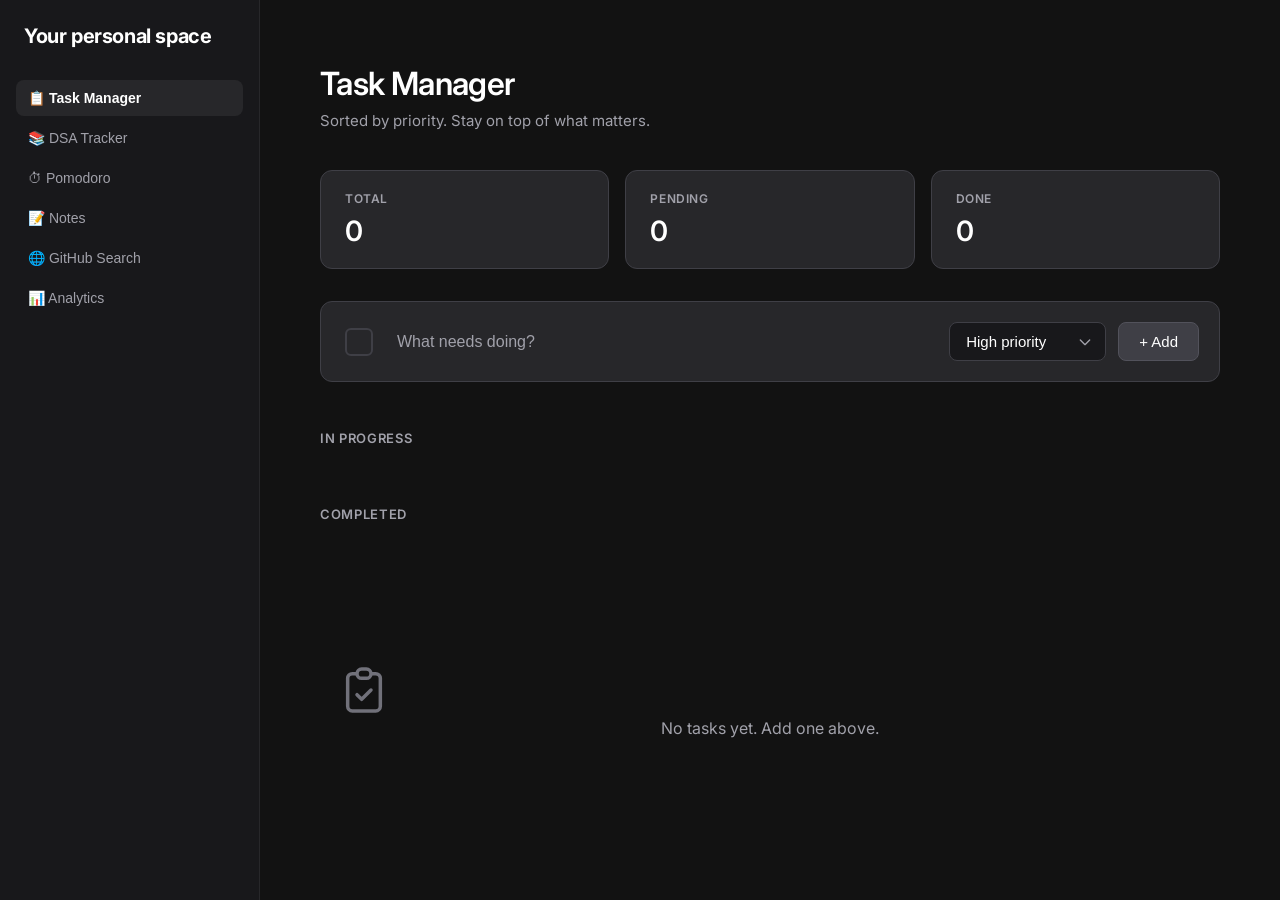
<file: Project/Pages/index.html>
<!DOCTYPE html>
<html lang="en">
<head>
    <meta charset="UTF-8">
    <meta name="viewport" content="width=device-width, initial-scale=1.0">
    <title>CodeForge AI</title>
    <link rel="stylesheet" href="index.css">
</head>
<body>

<div class="dashboard">

    <!-- SIDEBAR -->
    <aside class="sidebar">

        <div class="logo">
            <h2>Your personal space</h2>
        </div>

        <nav class="nav-links">

            <button class="nav-item active">
                📋 Task Manager
            </button>

            <button class="nav-item" id="dsa-tracker-button" onclick="window.location.href='dsa-track.html'">
                📚 DSA Tracker
            </button>

            <button class="nav-item" onclick="window.location.href='pomodoro.html'">
                ⏱ Pomodoro
            </button>

            <button class="nav-item" onclick="window.location.href='notes.html'">
                📝 Notes
            </button>

            <button class="nav-item" onclick="window.location.href='github.html'">
                🌐 GitHub Search
            </button>

            <button class="nav-item" onclick="window.location.href='analytics.html'">
                📊 Analytics
            </button>

        </nav>

    </aside>


    <!-- MAIN CONTENT -->
    <main class="main-content">

        <div class="app-wrapper">

            <div class="app-header">
                <h1>Task Manager</h1>
                <p>
                    Sorted by priority. Stay on top of what matters.
                </p>
            </div>

            <div class="stats-row">

                <div class="stat">
                    <div class="stat-label">Total</div>
                    <div class="stat-val" id="s-total">0</div>
                </div>

                <div class="stat">
                    <div class="stat-label">Pending</div>
                    <div class="stat-val" id="s-pending">0</div>
                </div>

                <div class="stat">
                    <div class="stat-label">Done</div>
                    <div class="stat-val" id="s-done">0</div>
                </div>

            </div>

            <div class="input-card">

                <div class="input-row">

                    <input 
                        id="taskInput"
                        class="task-input"
                        placeholder="What needs doing?"
                        autocomplete="off"
                    />

                    <select id="prioritySelect" class="priority-select">

                        <option value="3">
                            High priority
                        </option>

                        <option value="2">
                            Medium priority
                        </option>

                        <option value="1">
                            Low priority
                        </option>

                    </select>

                    <button 
                        id="addTaskBtn"
                        class="add-btn"
                    >
                        + Add
                    </button>

                </div>

            </div>

            <div class="section-label">
                In progress
            </div>

            <div id="pendingTasks" class="task-list"></div>

            <div class="section-label">
                Completed
            </div>

            <div id="completedTasks" class="task-list"></div>

            <div id="emptyState" class="empty-state">
                No tasks yet. Add one above.
            </div>

        </div>

    </main>

</div>

<script src="script.js"></script>
<script src="../Modules/dsa-tracker.js"></script>

</body>
</html>
</file>
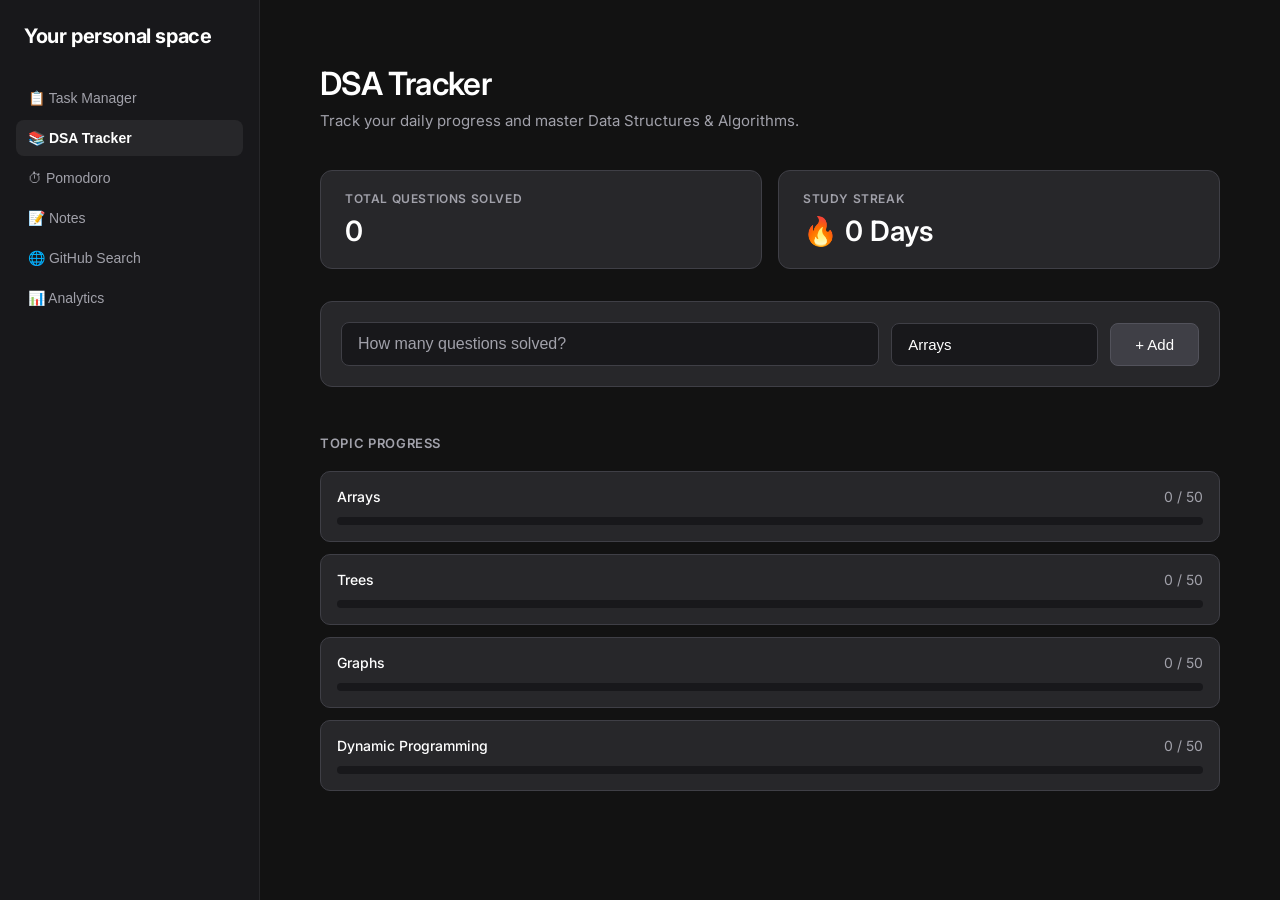
<file: Project/Pages/dsa-track.html>
<!DOCTYPE html>
<html lang="en">
<head>
    <meta charset="UTF-8">
    <meta name="viewport" content="width=device-width, initial-scale=1.0">
    <title>DSA Tracker - CodeForge AI</title>
    <link rel="stylesheet" href="index.css">
</head>
<body>

<div class="dashboard">

    <!-- SIDEBAR -->
    <aside class="sidebar">

        <div class="logo">
            <h2>Your personal space</h2>
        </div>

        <nav class="nav-links">
            <button class="nav-item" onclick="window.location.href='index.html'">
                📋 Task Manager
            </button>

            <button class="nav-item active" id="dsa-tracker-button">
                📚 DSA Tracker
            </button>

            <button class="nav-item" onclick="window.location.href='pomodoro.html'">
                ⏱ Pomodoro
            </button>

            <button class="nav-item" onclick="window.location.href='notes.html'">
                📝 Notes
            </button>

            <button class="nav-item" onclick="window.location.href='github.html'">
                🌐 GitHub Search
            </button>

            <button class="nav-item" onclick="window.location.href='analytics.html'">
                📊 Analytics
            </button>
        </nav>

    </aside>

    <!-- MAIN CONTENT -->
    <main class="main-content">
        <div class="app-wrapper">

            <div class="app-header">
                <h1>DSA Tracker</h1>
                <p>Track your daily progress and master Data Structures & Algorithms.</p>
            </div>

            <!-- Stats Container -->
            <div class="stats-row" style="grid-template-columns: repeat(2, 1fr);">
                <div class="stat">
                    <div class="stat-label">Total Questions Solved</div>
                    <!-- JavaScript will target this ID -->
                    <div class="stat-val" id="totalQuestionsSolved">0</div>
                </div>
                <div class="stat">
                    <div class="stat-label">Study Streak</div>
                    <div class="stat-val" id="studyStreak">🔥 0 Days</div>
                </div>
            </div>

            <!-- Input area for adding solved questions -->
            <div class="input-card">
                <div style="display: flex; gap: 12px; align-items: center;">
                    <input 
                        type="number"
                        id="questionSolved"
                        class="task-input"
                        placeholder="How many questions solved?"
                        autocomplete="off"
                        style="background: #18181b; padding: 12px 16px; border-radius: 8px; border: 1px solid #3f3f46;"
                    />
                    
                    <select id="topicSelect" class="priority-select" style="background: #18181b; padding: 12px 36px 12px 16px; border: 1px solid #3f3f46; border-radius: 8px;">
                        <option value="Arrays">Arrays</option>
                        <option value="Trees">Trees</option>
                        <option value="Graphs">Graphs</option>
                        <option value="DP">Dynamic Programming</option>
                    </select>

                    <button id="addQuestionBtn" class="add-btn" style="padding: 12px 24px;">+ Add</button>
                </div>
            </div>

            <div class="section-label">Topic Progress</div>
            
            <div class="progress-container">
                <!-- Arrays -->
                <div class="progress-card">
                    <div class="progress-header">
                        <span>Arrays</span>
                        <span id="arraysProgressText">0 / 50</span>
                    </div>
                    <div class="progress-bar-bg">
                        <div class="progress-bar-fill" id="arraysProgressBar" style="width: 0%; background: #3b82f6;"></div>
                    </div>
                </div>
                <!-- Trees -->
                <div class="progress-card">
                    <div class="progress-header">
                        <span>Trees</span>
                        <span id="treesProgressText">0 / 50</span>
                    </div>
                    <div class="progress-bar-bg">
                        <div class="progress-bar-fill" id="treesProgressBar" style="width: 0%; background: #10b981;"></div>
                    </div>
                </div>
                <!-- Graphs -->
                <div class="progress-card">
                    <div class="progress-header">
                        <span>Graphs</span>
                        <span id="graphsProgressText">0 / 50</span>
                    </div>
                    <div class="progress-bar-bg">
                        <div class="progress-bar-fill" id="graphsProgressBar" style="width: 0%; background: #f59e0b;"></div>
                    </div>
                </div>
                <!-- DP -->
                <div class="progress-card">
                    <div class="progress-header">
                        <span>Dynamic Programming</span>
                        <span id="dpProgressText">0 / 50</span>
                    </div>
                    <div class="progress-bar-bg">
                        <div class="progress-bar-fill" id="dpProgressBar" style="width: 0%; background: #ef4444;"></div>
                    </div>
                </div>
            </div>

        </div>
    </main>

</div>

<script src="../Modules/dsa-tracker.js"></script>
</body>
</html>
</file>
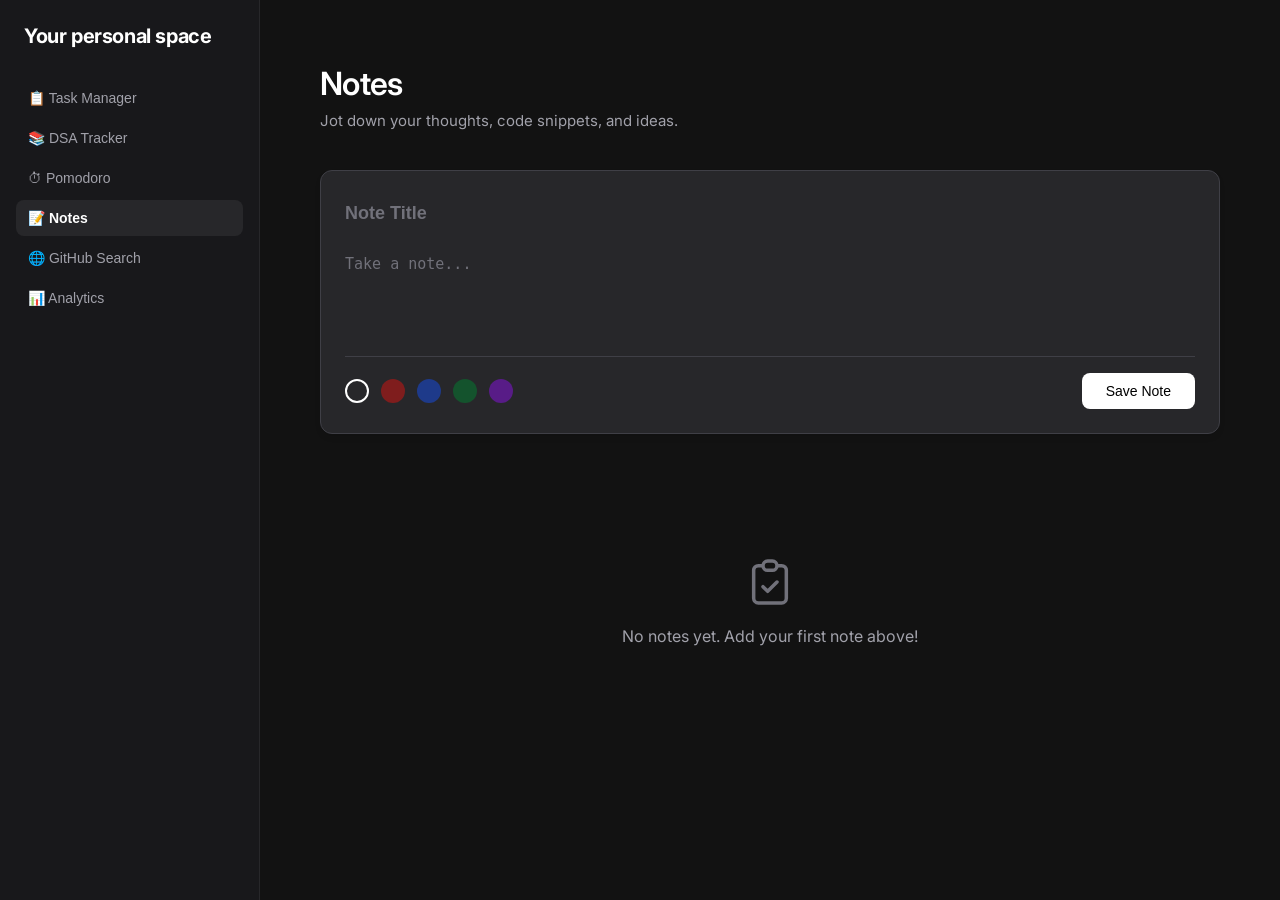
<file: Project/Pages/notes.html>
<!DOCTYPE html>
<html lang="en">
<head>
    <meta charset="UTF-8">
    <meta name="viewport" content="width=device-width, initial-scale=1.0">
    <title>Notes - CodeForge AI</title>
    <link rel="stylesheet" href="index.css">
</head>
<body>

<div class="dashboard">

    <!-- SIDEBAR -->
    <aside class="sidebar">
        <div class="logo">
            <h2>Your personal space</h2>
        </div>
        <nav class="nav-links">
            <button class="nav-item" onclick="window.location.href='index.html'">📋 Task Manager</button>
            <button class="nav-item" onclick="window.location.href='dsa-track.html'">📚 DSA Tracker</button>
            <button class="nav-item" onclick="window.location.href='pomodoro.html'">⏱ Pomodoro</button>
            <button class="nav-item active">📝 Notes</button>
            <button class="nav-item" onclick="window.location.href='github.html'">🌐 GitHub Search</button>
            <button class="nav-item" onclick="window.location.href='analytics.html'">📊 Analytics</button>
        </nav>
    </aside>

    <!-- MAIN CONTENT -->
    <main class="main-content">
        <div class="app-wrapper">

            <div class="app-header">
                <h1>Notes</h1>
                <p>Jot down your thoughts, code snippets, and ideas.</p>
            </div>

            <div class="notes-container">
                
                <!-- Input Card -->
                <div class="note-input-card">
                    <!-- Challenge: Read values from these inputs -->
                    <input type="text" id="noteTitle" class="note-title-input" placeholder="Note Title" autocomplete="off" />
                   <textarea id="noteBody" class="note-body-input" placeholder="Take a note..."></textarea>
                    
                    <div class="note-actions">
                        <!-- Challenge: Handle color selection logic using classList and dataset! -->
                        <div class="color-picker" id="colorPicker">
                            <button class="color-btn color-default selected" data-color="#27272a"></button>
                            <button class="color-btn color-red" data-color="#7f1d1d"></button>
                            <button class="color-btn color-blue" data-color="#1e3a8a"></button>
                            <button class="color-btn color-green" data-color="#14532d"></button>
                            <button class="color-btn color-purple" data-color="#581c87"></button>
                        </div>
                        <button id="saveNoteBtn" class="save-btn">Save Note</button>
                    </div>
                </div>

                <!-- Notes Grid Container -->
                <!-- Challenge: Retrieve array of notes from localStorage and render them here -->
                <div class="notes-grid" id="notesGrid">
                    <!-- Example Note (Your JS should generate HTML like this dynamically) -->
                    <div class="note-card" style="background-color: #1e3a8a;">
                        <div class="note-title">Example Note</div>
                        <div class="note-body">This is an example note. Delete it and add your own using JavaScript!</div>
                        <div class="note-date">May 17, 2026</div>
                        <!-- Use data attributes (like data-id) on the delete button to know which note to remove -->
                        <button class="delete-note-btn">✕</button>
                    </div>
                </div>

            </div>

        </div>
    </main>
</div>

<script src="../Modules/notes.js"></script>
</body>
</html>
</file>
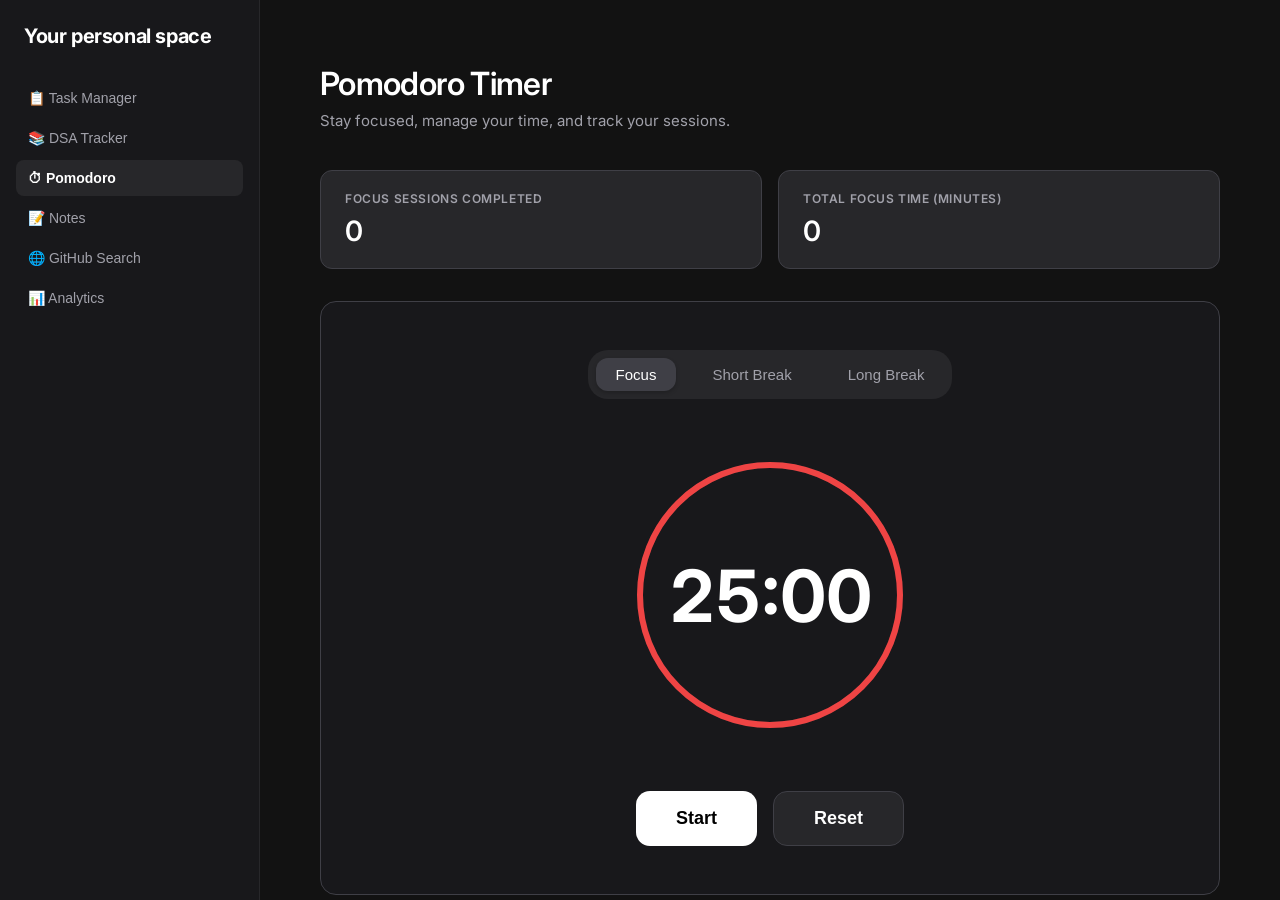
<file: Project/Pages/pomodoro.html>
<!DOCTYPE html>
<html lang="en">
<head>
    <meta charset="UTF-8">
    <meta name="viewport" content="width=device-width, initial-scale=1.0">
    <title>Pomodoro Timer - CodeForge AI</title>
    <link rel="stylesheet" href="index.css">
    
    <!-- Pomodoro Specific Styling -->
    <style>
        .pomodoro-container {
            display: flex;
            flex-direction: column;
            align-items: center;
            justify-content: center;
            margin-top: 1rem;
            background: #18181b;
            border-radius: 16px;
            padding: 3rem 2rem;
            border: 1px solid #3f3f46;
            transition: background-color 0.5s ease;
        }

        .session-tabs {
            display: flex;
            gap: 16px;
            margin-bottom: 3.5rem;
            background: #27272a;
            padding: 8px;
            border-radius: 20px;
        }

        .session-tab {
            background: transparent;
            border: none;
            color: #a1a1aa;
            padding: 8px 20px;
            border-radius: 12px;
            cursor: pointer;
            font-size: 15px;
            font-weight: 500;
            transition: all 0.2s;
        }

        .session-tab.active {
            background: #3f3f46;
            color: #ffffff;
            box-shadow: 0 2px 4px rgba(0,0,0,0.2);
        }

        /* SVG Circular Timer */
        .timer-display {
            position: relative;
            width: 280px;
            height: 280px;
            display: flex;
            align-items: center;
            justify-content: center;
            margin-bottom: 3.5rem;
        }

        .timer-circle {
            transform: rotate(-90deg);
            width: 100%;
            height: 100%;
            position: absolute;
        }

        .timer-circle circle {
            fill: none;
            stroke-width: 6;
            stroke-linecap: round;
        }

        .timer-circle .bg {
            stroke: #27272a;
        }

        /* The JS Challenge: Manipulating stroke-dashoffset */
        .timer-circle .progress {
            /* 
               Circumference formula: C = 2 * Math.PI * r
               Radius (r) is 130 in this SVG. 
               2 * Math.PI * 130 = 816.81
            */
            stroke-dasharray: 816.81;
            stroke-dashoffset: 0; 
            transition: stroke-dashoffset 1s linear, stroke 0.3s;
        }

        .time-left {
            font-size: 72px;
            font-weight: 700;
            color: #ffffff;
            font-variant-numeric: tabular-nums;
            z-index: 10;
        }

        .controls {
            display: flex;
            gap: 16px;
        }

        .control-btn {
            padding: 16px 40px;
            border-radius: 14px;
            font-size: 18px;
            font-weight: 600;
            cursor: pointer;
            border: none;
            transition: transform 0.1s, opacity 0.2s;
        }
        
        .control-btn:active {
            transform: scale(0.95);
        }

        .start-btn {
            background: #ffffff;
            color: #000000;
        }

        .start-btn:hover {
            background: #e4e4e7;
        }

        .reset-btn {
            background: #27272a;
            color: #ffffff;
            border: 1px solid #3f3f46;
        }
        
        .reset-btn:hover {
            background: #3f3f46;
        }
        
        /* State Colors */
        /* You will need to toggle these classes on the pomodoro-container via JS */
        .mode-focus .progress { stroke: #ef4444; } /* Red for Focus */
        .mode-short-break .progress { stroke: #3b82f6; } /* Blue for Short Break */
        .mode-long-break .progress { stroke: #10b981; } /* Green for Long Break */
    </style>
</head>
<body>

<div class="dashboard">

    <!-- SIDEBAR -->
    <aside class="sidebar">
        <div class="logo">
            <h2>Your personal space</h2>
        </div>
        <nav class="nav-links">
            <button class="nav-item" onclick="window.location.href='index.html'">
                📋 Task Manager
            </button>
            <button class="nav-item" onclick="window.location.href='dsa-track.html'">
                📚 DSA Tracker
            </button>
            <button class="nav-item active">
                ⏱ Pomodoro
            </button>
            <button class="nav-item" onclick="window.location.href='notes.html'">📝 Notes</button>
            <button class="nav-item" onclick="window.location.href='github.html'">🌐 GitHub Search</button>
            <button class="nav-item" onclick="window.location.href='analytics.html'">📊 Analytics</button>
        </nav>
    </aside>

    <!-- MAIN CONTENT -->
    <main class="main-content">
        <div class="app-wrapper">

            <div class="app-header">
                <h1>Pomodoro Timer</h1>
                <p>Stay focused, manage your time, and track your sessions.</p>
            </div>

            <!-- Stats for Pomodoro -->
            <div class="stats-row" style="grid-template-columns: repeat(2, 1fr);">
                <div class="stat">
                    <div class="stat-label">Focus Sessions Completed</div>
                    <div class="stat-val" id="sessionsCompleted">0</div>
                </div>
                <div class="stat">
                    <div class="stat-label">Total Focus Time (Minutes)</div>
                    <div class="stat-val" id="totalFocusTime">0</div>
                </div>
            </div>

            <!-- Pomodoro UI Container -->
            <!-- Challenge: JS needs to change the data-mode and classes here -->
            <div class="pomodoro-container mode-focus" id="pomodoroContainer">
                
                <!-- Session Tabs -->
                <!-- Challenge: Use event delegation and data attributes! -->
                <div class="session-tabs" id="sessionTabs">
                    <button class="session-tab active" data-mode="focus" data-time="25">Focus</button>
                    <button class="session-tab" data-mode="short-break" data-time="5">Short Break</button>
                    <button class="session-tab" data-mode="long-break" data-time="15">Long Break</button>
                </div>

                <!-- Timer Display -->
                <!-- Challenge: JS interval needs to format time as MM:SS and calculate circle dash offset -->
                <div class="timer-display">
                    <svg class="timer-circle" viewBox="0 0 280 280">
                        <circle class="bg" cx="140" cy="140" r="130"></circle>
                        <circle class="progress" id="progressRing" cx="140" cy="140" r="130"></circle>
                    </svg>
                    <div class="time-left" id="timeLeft">25:00</div>
                </div>

                <!-- Controls -->
                <div class="controls">
                    <button id="startPauseBtn" class="control-btn start-btn">Start</button>
                    <button id="resetBtn" class="control-btn reset-btn">Reset</button>
                </div>

            </div>

        </div>
    </main>

</div>

<script src="../Modules/pomodoro.js"></script>
</body>
</html>
</file>
<file: Project/Pages/index.css>
@import url('https://fonts.googleapis.com/css2?family=Inter:wght@400;500;600;700&display=swap');

* { box-sizing: border-box; margin: 0; padding: 0; }

body {
  font-family: 'Inter', system-ui, -apple-system, sans-serif;
  background: #121212; 
  color: #ffffff;
  margin: 0;
  padding: 0;
}

/* Dashboard Layout */
.dashboard {
  display: flex;
  height: 100vh;
  width: 100vw;
  overflow: hidden;
}

/* Sidebar */
.sidebar {
  width: 260px;
  background: #18181b; /* Slightly lighter than background */
  border-right: 1px solid #27272a;
  display: flex;
  flex-direction: column;
  padding: 1.5rem 1rem;
  flex-shrink: 0;
}

.logo {
  margin-bottom: 2rem;
  padding: 0 0.5rem;
}
.logo h2 {
  font-size: 20px;
  font-weight: 700;
  letter-spacing: -0.02em;
}

.nav-links {
  display: flex;
  flex-direction: column;
  gap: 0.25rem;
}

.nav-item {
  display: flex;
  align-items: center;
  gap: 12px;
  background: transparent;
  border: none;
  color: #a1a1aa;
  font-size: 14px;
  font-weight: 500;
  padding: 10px 12px;
  border-radius: 8px;
  cursor: pointer;
  text-align: left;
  transition: all 0.15s;
}

.nav-item:hover {
  background: #27272a;
  color: #ffffff;
}

.nav-item.active {
  background: #27272a;
  color: #ffffff;
  font-weight: 600;
}

/* Main Content */
.main-content {
  flex: 1;
  overflow-y: auto;
  padding: 4rem 2rem;
  background: #121212;
}

.app-wrapper {
  max-width: 900px;
  margin: 0 auto;
  width: 100%;
}

/* Header */
.app-header { margin-bottom: 2.5rem; text-align: left; }
.app-header h1 { font-size: 32px; font-weight: 600; letter-spacing: -0.02em; margin-bottom: 0.5rem; }
.app-header p { font-size: 15px; color: #a1a1aa; }

/* Stats row */
.stats-row {
  display: grid;
  grid-template-columns: repeat(3, 1fr);
  gap: 16px;
  margin-bottom: 2rem;
}
.stat {
  background: #27272a; /* Zinc 800 */
  border-radius: 12px;
  padding: 1.25rem 1.5rem;
  border: 1px solid #3f3f46;
}
.stat-label {
  font-size: 12px;
  color: #a1a1aa;
  text-transform: uppercase;
  letter-spacing: 0.05em;
  margin-bottom: 8px;
  font-weight: 600;
}
.stat-val { font-size: 28px; font-weight: 600; color: #ffffff; }

/* Input card */
.input-card {
  background: #27272a; 
  border-radius: 12px;
  padding: 1.25rem;
  margin-bottom: 3rem;
  border: 1px solid #3f3f46; 
}
.input-row { display: flex; gap: 12px; align-items: center; }

/* Decorative hollow square mimicking checkbox */
.input-row::before {
  content: "";
  display: block;
  width: 24px;
  height: 24px;
  border: 2px solid #3f3f46;
  border-radius: 6px;
  flex-shrink: 0;
  margin-left: 4px;
}

.task-input {
  flex: 1;
  font-size: 16px;
  padding: 10px 12px;
  background: transparent;
  color: #ffffff;
  border: none;
  outline: none;
}
.task-input::placeholder { color: #a1a1aa; }

.priority-select {
  font-size: 15px;
  padding: 10px 36px 10px 16px;
  border: 1px solid #3f3f46;
  border-radius: 8px;
  background: #18181b; 
  color: #ffffff;
  outline: none;
  cursor: pointer;
  appearance: none;
  background-image: url("data:image/svg+xml,%3Csvg xmlns='http://www.w3.org/2000/svg' fill='none' viewBox='0 0 24 24' stroke='%23a1a1aa'%3E%3Cpath stroke-linecap='round' stroke-linejoin='round' stroke-width='2' d='M19 9l-7 7-7-7'%3E%3C/path%3E%3C/svg%3E");
  background-repeat: no-repeat;
  background-position: right 12px center;
  background-size: 16px;
}

.add-btn {
  display: flex;
  align-items: center;
  gap: 6px;
  padding: 10px 20px;
  font-size: 15px;
  font-weight: 500;
  background: #3f3f46; 
  color: #ffffff;
  border: 1px solid #52525b; 
  border-radius: 8px;
  cursor: pointer;
  white-space: nowrap;
  transition: background 0.15s;
}
.add-btn:hover { background: #52525b; }

/* Section labels */
.section-label {
  font-size: 13px;
  color: #a1a1aa;
  letter-spacing: 0.05em;
  text-transform: uppercase;
  margin-bottom: 1.25rem;
  font-weight: 600;
}

/* Task list */
.task-list { display: flex; flex-direction: column; gap: 10px; margin-bottom: 2.5rem; }

.task-card {
  display: flex;
  align-items: center;
  gap: 16px;
  background: transparent;
  border-radius: 10px;
  padding: 14px 16px;
  border: 1px solid #3f3f46;
  transition: background 0.15s;
}
.task-card:hover { background: #27272a; }
.task-card.done-card { opacity: 0.4; }

/* Priority dot */
.priority-dot { width: 8px; height: 8px; border-radius: 50%; flex-shrink: 0; }
.p-high { background: #ef4444; box-shadow: 0 0 8px rgba(239,68,68,0.5); }
.p-med  { background: #f59e0b; box-shadow: 0 0 8px rgba(245,158,11,0.5); }
.p-low  { background: #3b82f6; box-shadow: 0 0 8px rgba(59,130,246,0.5); }

.task-text { flex: 1; font-size: 16px; color: #ffffff; line-height: 1.4; }
.task-text.striked { text-decoration: line-through; color: #71717a; }

/* Priority badge */
.priority-badge {
  font-size: 12px;
  padding: 4px 10px;
  border-radius: 6px;
  font-weight: 500;
  flex-shrink: 0;
  background: #18181b;
  color: #a1a1aa;
  border: 1px solid #3f3f46;
}

/* Action buttons */
.task-actions { display: flex; gap: 8px; flex-shrink: 0; }

.act-btn {
  display: flex;
  align-items: center;
  justify-content: center;
  width: 34px;
  height: 34px;
  border-radius: 8px;
  background: transparent;
  border: 1px solid transparent;
  cursor: pointer;
  color: #a1a1aa;
  font-size: 16px;
  transition: all 0.15s;
}
.act-btn:hover { background: #3f3f46; color: #ffffff; border-color: #52525b; }
.act-btn.del:hover { background: #7f1d1d; color: #fca5a5; border-color: #991b1b; }
.act-btn.done-btn:hover { background: #14532d; color: #86efac; border-color: #166534; }

/* Empty state */
.empty-state {
  text-align: center;
  padding: 5rem 1rem;
  color: #a1a1aa;
  font-size: 16px;
  display: flex;
  flex-direction: column;
  align-items: center;
  gap: 16px;
}
.empty-state::before {
  content: "";
  display: block;
  width: 56px;
  height: 56px;
  background-image: url("data:image/svg+xml,%3Csvg xmlns='http://www.w3.org/2000/svg' fill='none' viewBox='0 0 24 24' stroke='%2371717a'%3E%3Cpath stroke-linecap='round' stroke-linejoin='round' stroke-width='1.5' d='M9 5H7a2 2 0 00-2 2v12a2 2 0 002 2h10a2 2 0 002-2V7a2 2 0 00-2-2h-2M9 5a2 2 0 002 2h2a2 2 0 002-2M9 5a2 2 0 012-2h2a2 2 0 012 2m-6 9l2 2 4-4'%3E%3C/path%3E%3C/svg%3E");
  background-size: cover;
}

/* Progress Cards */
.progress-container {
  display: flex;
  flex-direction: column;
  gap: 12px;
}
.progress-card {
  background: #27272a;
  border-radius: 10px;
  padding: 16px;
  border: 1px solid #3f3f46;
}
.progress-header {
  display: flex;
  justify-content: space-between;
  margin-bottom: 12px;
  font-size: 14px;
  font-weight: 500;
  color: #ffffff;
}
.progress-header span:last-child {
  color: #a1a1aa;
  font-weight: 400;
}
.progress-bar-bg {
  width: 100%;
  height: 8px;
  background: #18181b;
  border-radius: 4px;
  overflow: hidden;
}
.progress-bar-fill {
  height: 100%;
  border-radius: 4px;
  transition: width 0.3s ease;
}

/* ==================== */
/* NOTES APP STYLES     */
/* ==================== */
.notes-container {
  display: flex;
  flex-direction: column;
  gap: 2.5rem;
}

/* Note Input Card */
.note-input-card {
  background: #27272a;
  border-radius: 12px;
  padding: 1.5rem;
  border: 1px solid #3f3f46;
  display: flex;
  flex-direction: column;
  gap: 12px;
  box-shadow: 0 4px 6px -1px rgba(0, 0, 0, 0.1);
  transition: background-color 0.3s;
}

.note-title-input {
  font-size: 18px;
  font-weight: 600;
  padding: 8px 0;
  background: transparent;
  color: #ffffff;
  border: none;
  outline: none;
}
.note-title-input::placeholder { color: #71717a; }

.note-body-input {
  font-size: 15px;
  padding: 8px 0;
  background: transparent;
  color: #d4d4d8;
  border: none;
  outline: none;
  resize: none;
  min-height: 100px;
  line-height: 1.6;
}
.note-body-input::placeholder { color: #71717a; }

.note-actions {
  display: flex;
  justify-content: space-between;
  align-items: center;
  border-top: 1px solid #3f3f46;
  padding-top: 16px;
}

/* Color Picker */
.color-picker {
  display: flex;
  gap: 12px;
}
.color-btn {
  width: 24px;
  height: 24px;
  border-radius: 50%;
  border: 2px solid transparent;
  cursor: pointer;
  transition: transform 0.1s;
}
.color-btn:hover { transform: scale(1.15); }
.color-btn.selected { border-color: #ffffff; }

.color-default { background: #27272a; }
.color-red { background: #7f1d1d; }
.color-blue { background: #1e3a8a; }
.color-green { background: #14532d; }
.color-purple { background: #581c87; }

.save-btn {
  padding: 10px 24px;
  border-radius: 8px;
  font-size: 14px;
  font-weight: 500;
  background: #ffffff;
  color: #000000;
  border: none;
  cursor: pointer;
  transition: background 0.15s;
}
.save-btn:hover { background: #e4e4e7; }

/* Notes Grid */
.notes-grid {
  display: grid;
  grid-template-columns: repeat(auto-fill, minmax(280px, 1fr));
  gap: 16px;
}

.note-card {
  border-radius: 12px;
  padding: 1.25rem;
  border: 1px solid #3f3f46;
  display: flex;
  flex-direction: column;
  gap: 12px;
  position: relative;
  transition: transform 0.2s, box-shadow 0.2s;
  overflow: hidden;
}

.note-card:hover {
  transform: translateY(-2px);
  box-shadow: 0 4px 12px rgba(0,0,0,0.3);
}

.note-title {
  font-size: 16px;
  font-weight: 600;
  color: #ffffff;
  padding-right: 28px;
  word-wrap: break-word;
}

.note-body {
  font-size: 14px;
  color: #d4d4d8;
  line-height: 1.6;
  white-space: pre-wrap;
  word-wrap: break-word;
}

.note-date {
  font-size: 12px;
  color: #a1a1aa;
  margin-top: auto;
  padding-top: 12px;
}

.delete-note-btn {
  position: absolute;
  top: 16px;
  right: 16px;
  background: transparent;
  border: none;
  color: #71717a;
  cursor: pointer;
  font-size: 16px;
  transition: color 0.15s;
}
.delete-note-btn:hover { color: #ef4444; }

/* ==================== */
/* GITHUB SEARCH STYLES */
/* ==================== */

.github-search-card {
  background: #27272a;
  border-radius: 12px;
  padding: 1.5rem;
  border: 1px solid #3f3f46;
  margin-bottom: 2rem;
  display: flex;
  gap: 12px;
  box-shadow: 0 4px 6px -1px rgba(0, 0, 0, 0.1);
}

.github-profile-card {
  background: #27272a;
  border-radius: 12px;
  padding: 2.5rem;
  border: 1px solid #3f3f46;
  display: none; /* Hidden by default, JS will change to flex */
  flex-direction: column;
  gap: 1.5rem;
  align-items: center;
  text-align: center;
  box-shadow: 0 4px 12px rgba(0,0,0,0.2);
}

.github-avatar {
  width: 140px;
  height: 140px;
  border-radius: 50%;
  border: 4px solid #3f3f46;
  object-fit: cover;
  background: #18181b;
}

.github-name {
  font-size: 26px;
  font-weight: 700;
  color: #ffffff;
  margin-bottom: 6px;
}

.github-login {
  font-size: 16px;
  color: #3b82f6;
  text-decoration: none;
}
.github-login:hover { text-decoration: underline; }

.github-bio {
  font-size: 15px;
  color: #d4d4d8;
  max-width: 450px;
  line-height: 1.6;
}

.github-stats {
  display: flex;
  gap: 3rem;
  width: 100%;
  justify-content: center;
  padding-top: 1.5rem;
  border-top: 1px solid #3f3f46;
}

.g-stat {
  display: flex;
  flex-direction: column;
  align-items: center;
  gap: 6px;
}

.g-stat-val {
  font-size: 24px;
  font-weight: 700;
  color: #ffffff;
}

.g-stat-label {
  font-size: 12px;
  color: #a1a1aa;
  text-transform: uppercase;
  letter-spacing: 0.05em;
  font-weight: 600;
}

.github-error {
  color: #ef4444;
  font-size: 15px;
  text-align: center;
  margin-top: -1rem;
  margin-bottom: 1.5rem;
  display: none;
  background: rgba(239, 68, 68, 0.1);
  padding: 12px;
  border-radius: 8px;
  border: 1px solid rgba(239, 68, 68, 0.2);
}

/* ==================== */
/* ANALYTICS STYLES     */
/* ==================== */

.chart-card {
  background: #27272a;
  border-radius: 12px;
  padding: 2.5rem;
  border: 1px solid #3f3f46;
  margin-bottom: 2rem;
  box-shadow: 0 4px 6px -1px rgba(0, 0, 0, 0.1);
}

.chart-title {
  font-size: 18px;
  font-weight: 600;
  color: #ffffff;
  margin-bottom: 2rem;
}

.bar-chart {
  display: flex;
  align-items: flex-end;
  justify-content: space-between;
  height: 250px;
  padding-top: 20px;
  border-bottom: 1px solid #3f3f46;
  gap: 8px;
}

.chart-column {
  display: flex;
  flex-direction: column;
  align-items: center;
  gap: 12px;
  flex: 1;
}

.bar-wrapper {
  height: 200px;
  width: 100%;
  display: flex;
  align-items: flex-end;
  justify-content: center;
  position: relative;
  border-radius: 6px 6px 0 0;
  background: rgba(255,255,255,0.02);
}

.bar-fill {
  width: 40px;
  background: #3b82f6; /* Blue */
  border-radius: 4px 4px 0 0;
  transition: height 1s cubic-bezier(0.4, 0, 0.2, 1);
  position: relative;
  cursor: pointer;
}

.bar-fill:hover {
  background: #60a5fa;
}

.bar-fill:hover::after {
  content: attr(data-value);
  position: absolute;
  top: -35px;
  left: 50%;
  transform: translateX(-50%);
  background: #18181b;
  color: #fff;
  padding: 6px 10px;
  border-radius: 6px;
  font-size: 13px;
  font-weight: 600;
  border: 1px solid #3f3f46;
  z-index: 10;
}

.chart-label {
  font-size: 13px;
  color: #a1a1aa;
  font-weight: 500;
}
</file>
